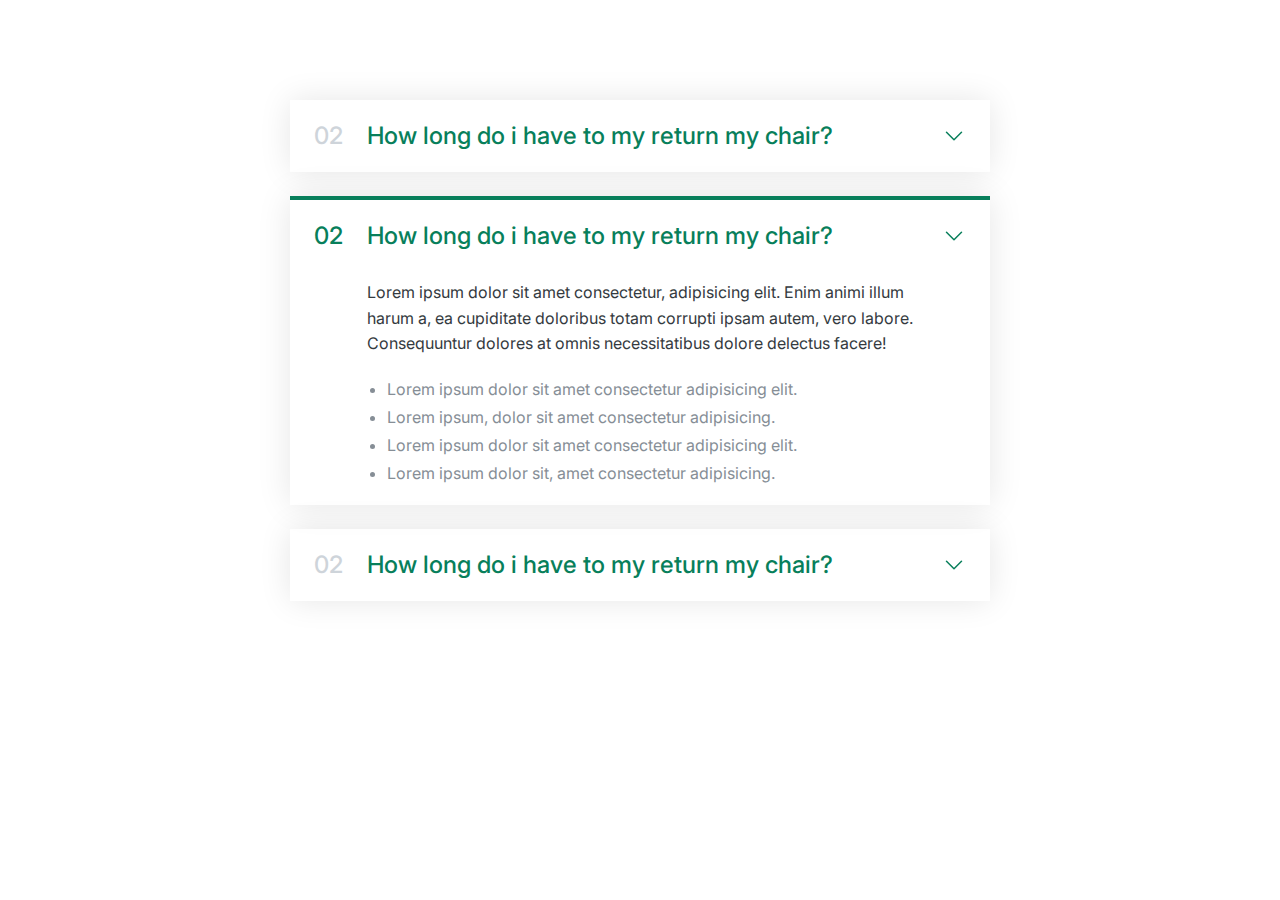
<file: starter/06-Components/accordion.html>
<!DOCTYPE html>
<html lang="en">
  <head>
    <meta charset="UTF-8" />
    <meta name="viewport" content="width=device-width, initial-scale=1.0" />
    <link
      href="https://fonts.googleapis.com/css2?family=Inter:wght@400;500;700&display=swap"
      rel="stylesheet"
    />
    <title>Accordion Component</title>
    <style>
      /*
        SPACING SYSTEM (px)
        2 / 4 / 8 / 12 / 16 / 24 / 32 / 48 / 64 / 80 / 96 / 128
        FONT SIZE SYSTEM (px)
        10 / 12 / 14 / 16 / 18 / 20 / 24 / 30 / 36 / 44 / 52 / 62 / 74 / 86 / 98
        */
      /* 
        MAIN COLOR: #087f5b
        GREY COLOR: #343a40
        */

      * {
        margin: 0;
        padding: 0;
        box-sizing: border-box;
      }

      body {
        font-family: "Inter", sans-serif;
        color: #343a40;
        line-height: 1;
      }
      .accordion {
        width: 700px;
        margin: 100px auto;
        display: flex;
        flex-direction: column;
        gap: 24px;
      }

      .icon {
        width: 24px;
        height: 24px;
        stroke: #087f5b;
      }
      .number,
      .text {
        /* color: #087f5b; */
        font-size: 24px;
        font-weight: 500;
      }
      .number {
        color: #ced4da;
      }
      .text {
      }
      .hidden-box {
        grid-column: 2;
        display: none;
      }
      .hidden-box p {
        margin-bottom: 24px;
        line-height: 1.6;
      }
      .hidden-box ul {
        margin-left: 20px;
        color: #868e96;
        display: flex;

        flex-direction: column;
        row-gap: 12px;
      }
      .item {
        column-gap: 24px;
        row-gap: 32px;
        /* border-top: 4px solid #087f5b; */
        padding: 24px;
        box-shadow: 0 0 32px rgb(0, 0, 0, 0.1);
        display: grid;
        grid-template-columns: auto 1fr auto;
        /* grid-template-rows: auto auto; */
      }
      .open {
        border-top: 4px solid #087f5b;
      }
      .open .hidden-box {
        display: block;
      }
      .open .number,
      .text {
        color: #087f5b;
      }
    </style>
  </head>
  <body>
    <div class="accordion">
      <div class="item">
        <p class="number">02</p>
        <p class="text">How long do i have to my return my chair?</p>
        <svg
          xmlns="http://www.w3.org/2000/svg"
          fill="none"
          viewBox="0 0 24 24"
          stroke-width="1.5"
          stroke="currentColor"
          class="icon"
        >
          <path
            stroke-linecap="round"
            stroke-linejoin="round"
            d="m19.5 8.25-7.5 7.5-7.5-7.5"
          />
        </svg>
        <div class="hidden-box">
          <p>
            Lorem ipsum dolor sit amet consectetur, adipisicing elit. Enim animi
            illum harum a, ea cupiditate doloribus totam corrupti ipsam autem,
            vero labore. Consequuntur dolores at omnis necessitatibus dolore
            delectus facere!
          </p>
          <ul>
            <li>Lorem ipsum dolor sit amet consectetur adipisicing elit.</li>
            <li>Lorem ipsum, dolor sit amet consectetur adipisicing.</li>
            <li>Lorem ipsum dolor sit amet consectetur adipisicing elit.</li>
            <li>Lorem ipsum dolor sit, amet consectetur adipisicing.</li>
          </ul>
        </div>
      </div>
      <div class="item open">
        <p class="number">02</p>
        <p class="text">How long do i have to my return my chair?</p>
        <svg
          xmlns="http://www.w3.org/2000/svg"
          fill="none"
          viewBox="0 0 24 24"
          stroke-width="1.5"
          stroke="currentColor"
          class="icon"
        >
          <path
            stroke-linecap="round"
            stroke-linejoin="round"
            d="m19.5 8.25-7.5 7.5-7.5-7.5"
          />
        </svg>
        <div class="hidden-box">
          <p>
            Lorem ipsum dolor sit amet consectetur, adipisicing elit. Enim animi
            illum harum a, ea cupiditate doloribus totam corrupti ipsam autem,
            vero labore. Consequuntur dolores at omnis necessitatibus dolore
            delectus facere!
          </p>
          <ul>
            <li>Lorem ipsum dolor sit amet consectetur adipisicing elit.</li>
            <li>Lorem ipsum, dolor sit amet consectetur adipisicing.</li>
            <li>Lorem ipsum dolor sit amet consectetur adipisicing elit.</li>
            <li>Lorem ipsum dolor sit, amet consectetur adipisicing.</li>
          </ul>
        </div>
      </div>
      <div class="item">
        <p class="number">02</p>
        <p class="text">How long do i have to my return my chair?</p>
        <svg
          xmlns="http://www.w3.org/2000/svg"
          fill="none"
          viewBox="0 0 24 24"
          stroke-width="1.5"
          stroke="currentColor"
          class="icon"
        >
          <path
            stroke-linecap="round"
            stroke-linejoin="round"
            d="m19.5 8.25-7.5 7.5-7.5-7.5"
          />
        </svg>
        <div class="hidden-box">
          <p>
            Lorem ipsum dolor sit amet consectetur, adipisicing elit. Enim animi
            illum harum a, ea cupiditate doloribus totam corrupti ipsam autem,
            vero labore. Consequuntur dolores at omnis necessitatibus dolore
            delectus facere!
          </p>
          <ul>
            <li>Lorem ipsum dolor sit amet consectetur adipisicing elit.</li>
            <li>Lorem ipsum, dolor sit amet consectetur adipisicing.</li>
            <li>Lorem ipsum dolor sit amet consectetur adipisicing elit.</li>
            <li>Lorem ipsum dolor sit, amet consectetur adipisicing.</li>
          </ul>
        </div>
      </div>
    </div>
  </body>
</html>
</file>
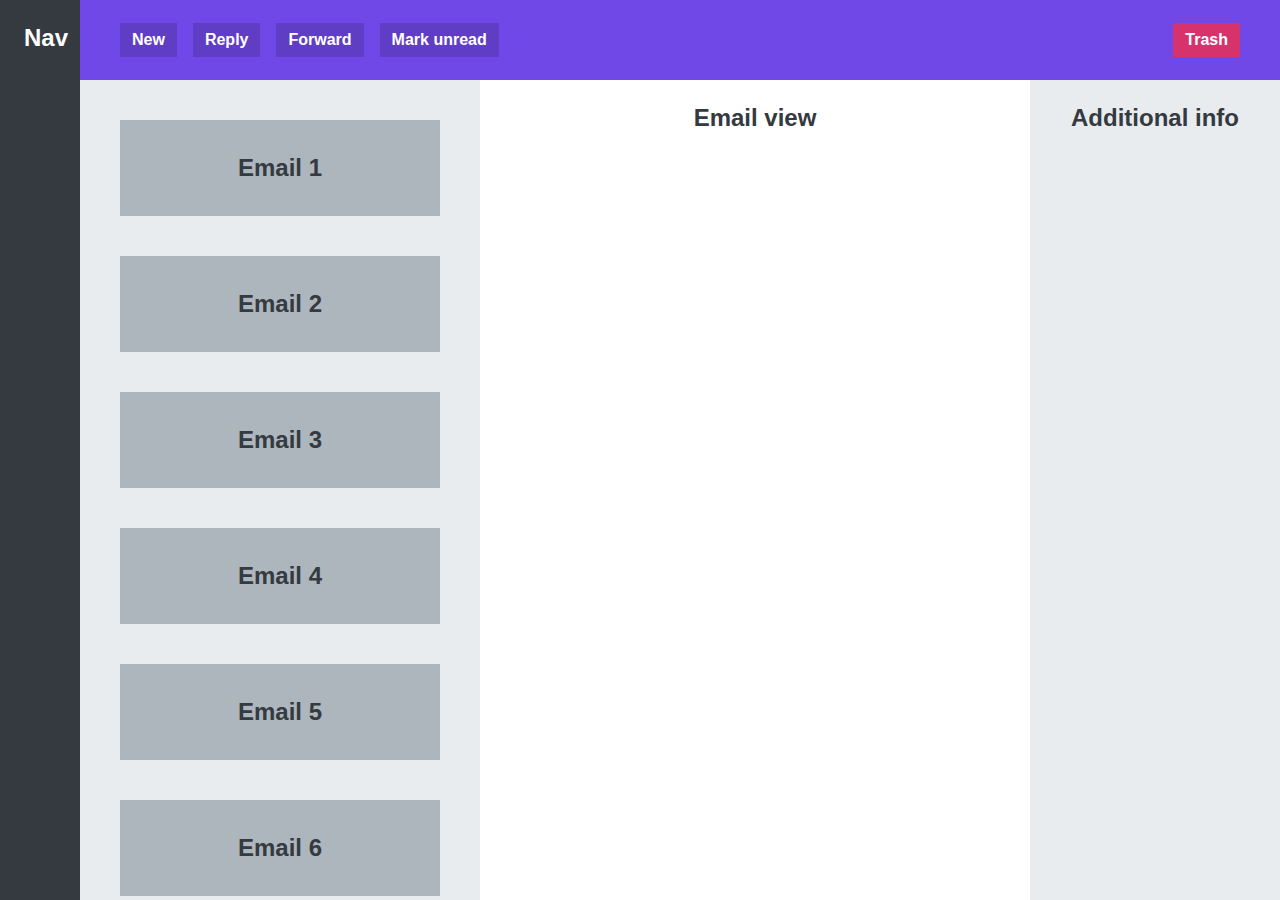
<file: starter/06-Components/app-layout.html>
<!DOCTYPE html>
<html lang="en">
    <head>
        <meta charset="UTF-8" />
        <meta name="viewport" content="width=device-width, initial-scale=1.0" />
        <title>Document</title>
        <style>
            * {
                margin: 0;
                padding: 0;
                box-sizing: border-box;
            }
            body {
                font-family: sans-serif;
                color: #343a40;
                font-size: 24px;
                display: grid;
                grid-template-columns: 80px 400px 1fr 250px;
                grid-template-rows: 80px 1fr;
                height: 100vh;
                text-align: center;
                font-weight: bold;
            }
            nav,
            main,
            section,
            aside {
                padding: 24px;
            }
            nav {
                background-color: #343a40;
                color: #fff;
                grid-row: 1/-1;
            }
            menu {
                background-color: #7048e8;
                color: #fff;
                grid-column: 2/-1;
                display: flex;
                align-items: center;
                gap: 16px;
                padding: 0 40px;
            }
            aside {
                background-color: #e9ecef;
            }
            section {
                background-color: #e9ecef;
                overflow: scroll;
                padding: 40px;
                display: flex;
                flex-direction: column;
               
                gap: 40px;
            }
            button {
                color: #ffffff;
                font-size: 16px;
                padding: 8px 12px;
                font-weight: bold;
                background-color: #5f3dc4;
                border: none;
                cursor: pointer;
            }
            button:last-child {
                margin-left: auto;
                background-color: #d6336c;
            }

            section > div {
                background-color: #0e61b4;
                /* margin-bottom: 36px; */
                /* padding: 36px ; */
                height: 96px;
                flex-shrink: 0;
                display: flex;
                align-items: center;
                justify-content: center;
                background-color: #adb5bd;
            }
        </style>
    </head>
    <body>
        <nav>Nav</nav>
        <menu>
            <button class="btn btns--menu">New</button>
            <button class="btn btns--menu">Reply</button>
            <button class="btn btns--menu">Forward</button>
            <button class="btn btns--menu">Mark unread</button>

            <button class="btn btn--trash">Trash</button>
        </menu>
        <section>
            <div>Email 1</div>
            <div>Email 2</div>
            <div>Email 3</div>
            <div>Email 4</div>
            <div>Email 5</div>
            <div>Email 6</div>
            <div>Email 7</div>
            <div>Email 8</div>
            <div>Email 9</div>
            <div>Email 10</div>
        </section>
        <main>Email view</main>
        <aside>Additional info</aside>
    </body>
</html>
</file>
